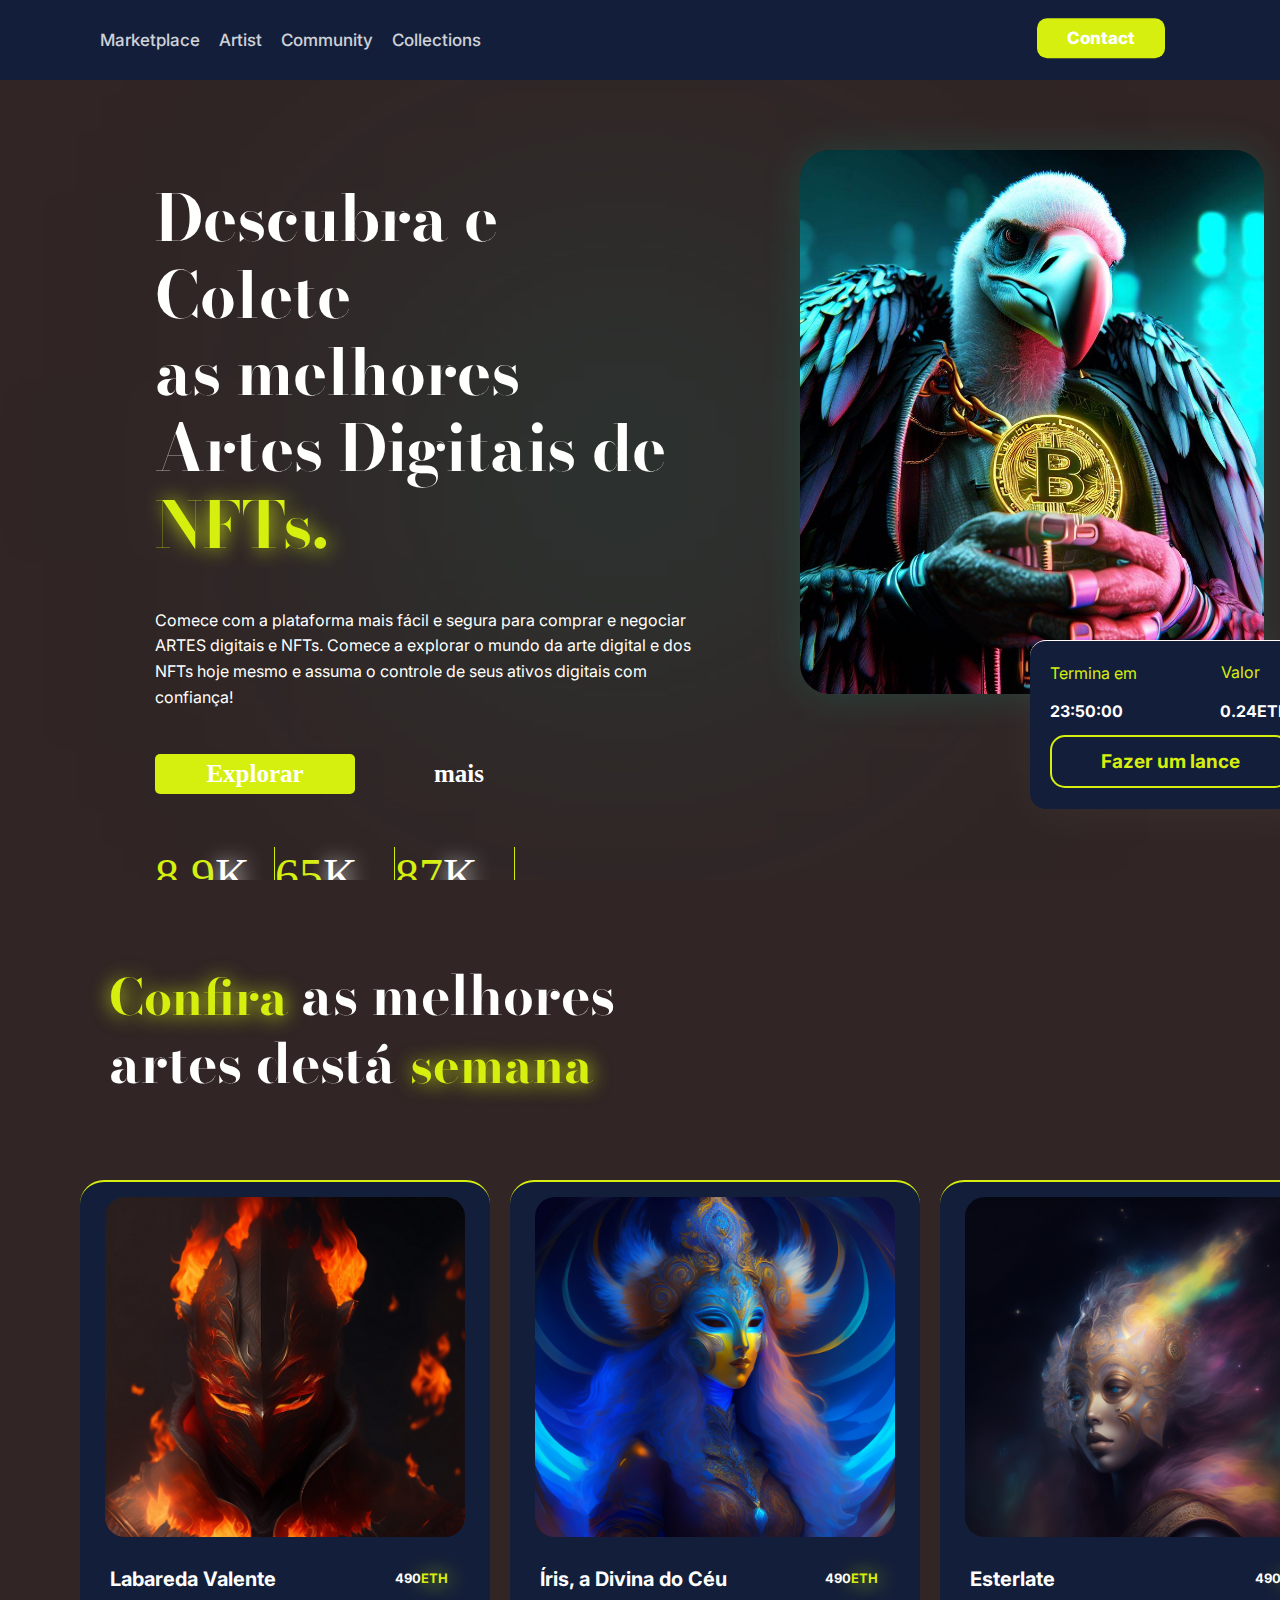
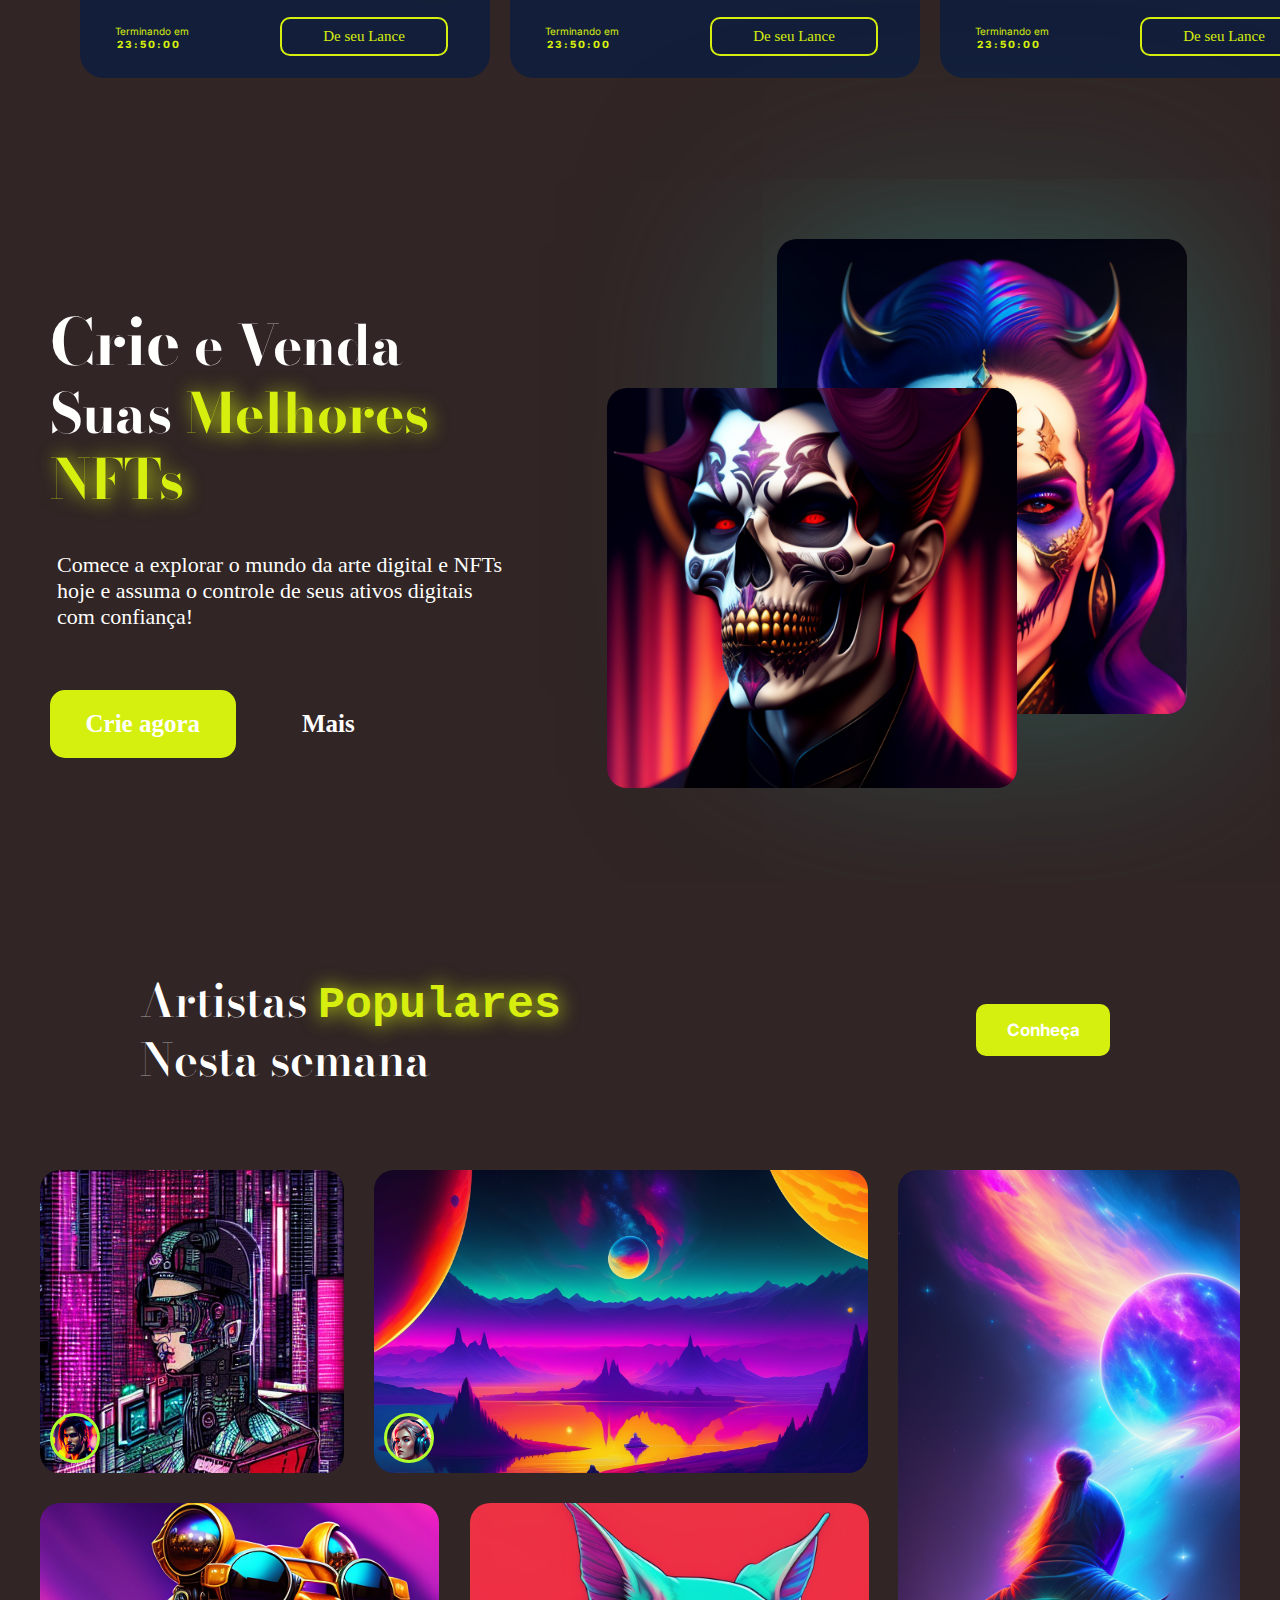
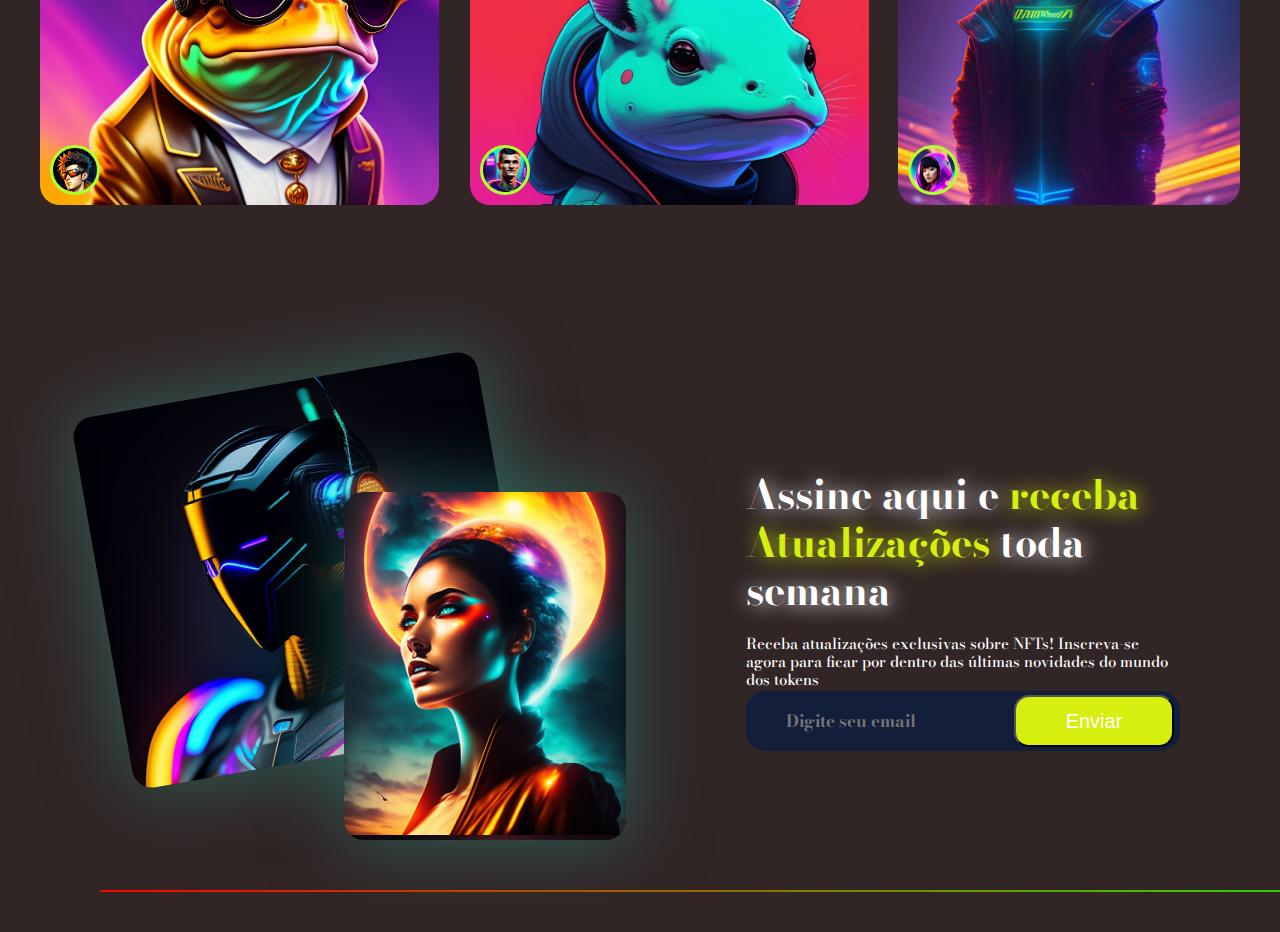
<file: NFT/index.html>
<!DOCTYPE html>
<html lang="pt-br">
<head>
    <link rel="preconnect" href="https://fonts.googleapis.com">
    <link rel="preconnect" href="https://fonts.gstatic.com" crossorigin>
    <link href="https://fonts.googleapis.com/css2?family=Bodoni+Moda&display=swap" rel="stylesheet">
    <link rel="preconnect" href="https://fonts.googleapis.com">
    <link rel="preconnect" href="https://fonts.gstatic.com" crossorigin>
    <link href="https://fonts.googleapis.com/css2?family=Inter&display=swap" rel="stylesheet">
    <meta charset="UTF-8">
    <meta http-equiv="X-UA-Compatible" content="IE=edge">
    <meta name="viewport" content="width=device-width, initial-scale=1.0">
    <title>NFTs</title>
    <link rel="icon" href="image/coin.png">
    <link rel="stylesheet" href="style.css">
</head>
<body>
    <nav class="menu">
        <div class="menu__opcao">
            <ul>
                <li class="menu__text">Marketplace</li>
                <li class="menu__text">Artist</li>
                <li class="menu__text">Community</li>
                <li class="menu__text">Collections</li>
            </ul>
            <div class="menu__text --contact">Contact</div>
        </div>
    </nav>

    <section class="part__one">
        <!-- Adicione o conteúdo necessário aqui -->
        <div class="one__ilumi"></div>
        <div class="one__image"></div>
        <div class="one__bloco">
        <h3 class="H3">Termina em</h3>
        <h5 class="H5 --esquerda">23:50:00</h5>
        <h3 class="--bloco__direito">Valor</h3>
        <h6 class="H5 --direito">0.24ETH</h6>
        <h3 class="lance H6">Fazer um lance</h3>
        </div>
        <div class="one__final"></div>
        
        
            <div>
        <div class="one__Discover">
            <div class="one__text" class="or"><h1 class="H1">Descubra e Colete <br>as melhores Artes Digitais de <span class="H1--yello">NFTs.</span></h1></div>

        <div class="one__dado"><h1 class="one__dado">Comece com a plataforma mais fácil e segura para comprar e negociar ARTES digitais e NFTs. Comece a explorar o mundo da arte digital e dos NFTs hoje mesmo e assuma o controle de seus ativos digitais com confiança!</h1>
        </div>

        <div class="one__bottom">
            Explorar
        </div>
        <div class="one__bottom --black">
            ㅤmaisㅤ
        </div>
        <div class="one__number__container">
            <div class=" one__k">
                <h2 class="H2">8.9<span class="H2--white">K</span></h2>
                <div class="arte">
                    <h2 class="escrita">Obra de arte</h2>
                    </div>
            </div>

            <div class="one__k">
                <h2 class="H2">65<span class="H2--white">K</span></h2>
                <div class="arte">
                    <h2 class="escrita">Artista</h2>
                    </div>
            </div>
                    
            <div class="one__k">
                <h2 class="H2">87<span class="H2--white">K</span></h2>
                <div class="arte">
                    <h2 class="escrita">Coleção</h2>
                    </div>
            </div>
        
        </div>
    </section>

    <section class="part__two">
        <div class="two__continer__text">
            <h3 class="H1 --font__two"> <span class="H1--yello -T">Confira </span> as melhores <br>artes destá <span class="H1--yello -T">semana</span></h3>
        </div>
    
        <div class="two__cont__images">
            <div class="two__backgraund__image">
                <div class="two__images__of__backgraund"></div>
                <div class="container__text__backgraud">
                    <div class="two__bottom__cotainer__backgrand">
                        De seu Lance   
                    </div>
                    <div class="H5 H1--yello two__name__nft">
                        Labareda Valente
                    </div>
                    <div class="H5 two__valor__nft">
                        490<span class="H1--yello">ETH</span>
                    </div>
                    <div class="H3 two__fim__nft">
                        Terminando em
                    </div>
                    <div class="H3 two__relogio__nft">23:50:00</div>
                </div>
                
            </div>
            <div class="two__backgraund__image">
                <div class="two__images__of__backgraund --image__2"></div>
                <div class="container__text__backgraud">
                    <div class="two__bottom__cotainer__backgrand">
                        De seu Lance
                    </div>
                    <div class="H5 H1--yello two__name__nft">
                        Íris, a Divina do Céu
                    </div>
                    <div class="H5 two__valor__nft">
                        490<span class="H1--yello">ETH</span>
                    </div>
                    <div class="H3 two__fim__nft">
                        Terminando em
                    </div>
                    <div class="H3 two__relogio__nft">23:50:00</div>
                </div>
            </div>
            <div class="two__backgraund__image">
                <div class="two__images__of__backgraund --image__3"></div>
                <div class="container__text__backgraud">
                    <div class="two__bottom__cotainer__backgrand">
                        De seu Lance
                    </div>
                    <div class="H5 H1--yello two__name__nft">
                        Esterlate
                    </div>
                    <div class="H5 two__valor__nft">
                        490<span class="H1--yello">ETH</span>
                    </div>
                    <div class="H3 two__fim__nft">
                        Terminando em
                    </div>
                    <div class="H3 two__relogio__nft">23:50:00</div>
                </div>
            </div>
        </div>
    </section>

    <section class="part__three">
        <div class="three__container__text ">
            <div class="text__three">
                <h3 class="H1 --font__two">
                    <span class="H1">Crie</span> e Venda<br> Suas<span class="H1--yello">  Melhores NFTs</span>
                </h3>
                <div class="--mintext">
                    Comece a explorar o mundo da arte digital e NFTs hoje e assuma o controle de seus ativos digitais com confiança!
                </div>
                <div class="three__container__button">
                    <div class="three__button">Crie agora</div>
                    <div class="three__button three__button--transparent">Mais</div>
                </div>
            </div>
        </div>
        <div class="three__container__img">
            <div class="three__img thee__img--sup"></div>
            <div class="three__img "></div>
        </div>
    </section>


    <section class="part__four">
        <div class="four__container__text">
            <div class="four__text__of__container H1">Artistas <samp class="H1--yello">Populares</samp><br>Nesta semana</div>
            <div class="four__botton__text H5"> Conheça</div>
        </div>
        <div class="four__container__grid">
            <div class="four__grid four__grid__item">
                <div class="four__person__grid"></div>
            </div>
            <div class="four__grid four__item--item1 ">
                <div class="four__person__grid four__person--1"></div>
            </div>
            <div class="four__grid four__item--item2">
                <div class="four__person__grid four__person--2"></div>
            </div>
            <div class="four__grid four__item--item3">
                <div class="four__person__grid four__person--3"></div>
            </div>
            <div class="four__grid four__item--item4 ">
                <div class="four__person__grid  four__person--4"></div>
            </div>
        </div>
    </section>

    <section class="part__five">
        <div class="five__container__image">
            <div class="five__image five__image--max"></div>
            <div class="five__image"></div>
        </div>
        <div class="five__container__text">
            <div class="H1 H2--white five__text">Assine aqui e <span class="H1--yello">receba Atualizações</span> toda semana</div>
            <div class="H1 H2--white five__text five__text--min">Receba atualizações exclusivas sobre NFTs! Inscreva-se agora para ficar por dentro das últimas novidades do mundo dos tokens</div>
            <div>
                <input type="email" id="email" placeholder="Digite seu email">
                <button id="enviar">Enviar</button>
            </div>
        </div>
        <div class="five__traço"></div>
    </section>
</body>
</html>
</file>
<file: NFT/style.css>
* {
    margin: 0;
    padding: 0;
    box-sizing: border-box;
}

body {
    overflow-x: hidden;
    height: 100%;
    width: 100%;
    
}
li {
    display: inline;
}

.-T {
    font-size: 50px;
}

.H1{
    font-family: 'Bodoni Moda', serif;
    font-style: normal;
    font-weight: 700;
    font-size: 64px;
    line-height: 120%;
    color: #FFFFFD;
}

.H1--yello {
    color: #D6EF0E;
    text-shadow: 1px 1px 20px #D6EF0E;
}




.menu {
    display: flex;
    flex-direction: row;
    align-items: center;
    position: fixed;
    width: 100%;
    height: 80px;
    background-color: #131E3A;
    left: 0px;
    top: 0px;
    z-index: 2;
    
    
}
.menu__opcao {
    position: relative;
    margin: auto 100px auto 100px;
    display: flex;
    flex-direction: row;
    align-items: center;
    width: 100%;
    height: 26px;
   
    
}
.menu__text {
    justify-content: center;
    font-family: 'Inter', sans-serif;
    font-weight: 500;
    color: white;
    align-items: center;
    font-size: 17px;
    margin-right: 15px;
    opacity: 0.8;
}
.menu__text:hover {
    text-shadow: 1px 3px 5px rgb(255, 255, 255);
    border-bottom: 2px solid yellow;
    box-shadow: 0 1px 4px rgba(255, 255, 0, 0.3);
    opacity: 1;
    cursor: pointer;
}
.--contact {
    font-weight: 800;
    opacity: 1;
    position: absolute;
    transform: translateY(-22%);
    padding: 10px 30px;
    right: 0;
    top: 0;
    margin-left: auto;
    border-radius: 10px;
    background-color: #D6EF0E
}
.--contact:hover {
    box-shadow: 0 0px 30px rgba(246, 246, 4, 0.40);
    cursor: pointer;
}

.part__one {
    display: flex;
    background-color: rgb(49, 37, 37);
    position: absolute;
    top: 80px;
   
    width: 100%;
    height: 800px;
    z-index: -1;
} 
.one__ilumi{
    position: absolute;
    width: 350px;
    height: 300px;
    left: 450px;
    top: 240px;
    border-radius: 30px;
    background: #12847664;
    filter: blur(205px);
    z-index: -1;
}
.one__image{
    position: absolute;
    width: 464px;
    height: 544px;
    left: 800px;
    top: 70px;
    background: url(image/corvo.jpg);
    background-size:cover;
    background-position: center;
    border-radius: 30px;
    box-shadow: 1px 1px 40px rgba(2, 232, 186, 0.144);
}

.one__bloco{
    
    display: flex;
    flex-direction: column;
    align-items: left;
    padding: 20px;
    gap: 14px;
    position: absolute;
    width: 280px;
    height: 169px;
    left: 1030px;
    top: 560px;
    background: #131E3A;
    border-top: 1px solid #ffffff;
    box-shadow: 0px 9px 50px rgba(255, 255, 255, 0.04); 
    border-radius: 16px;
}

.--bloco__direito {
    transform: translateY(-39px) translateX(-30px);
    justify-content: end;
    font-family: 'Inter';
    font-style: normal;
    font-weight: 400;
    font-size: 16px;
    display: flex;
    color: #D6EF0E;
}


.H6{
    display: flex;
    justify-content: center;
    padding: 15px;
    font-family: 'Inter';
    font-weight: 700;
    font-size: 19px;
    line-height: 100%;
    align-items: center;
    color: #D6EF0E;
    border: 2px solid #D6EF0E;
    border-radius: 15px;
}

.one__final{
    width: 55px;
    height: 16px;
}
.--direito {
    transform: translate(170px, -133px);
}

.H3{
    font-family: 'Inter';
    font-style: normal;
    font-weight: 400;
    font-size: 16px;
    line-height: 160%;
    display: flex;
    align-items: center;
    color: #D6EF0E;
    flex: none;
}


.--esquerda {
    transform: translateY(-100px);
}

.lance:hover {
    box-shadow:1px 1px 20px  #D6EF0E;
    cursor: pointer;
}


.H5{
    font-family: 'Inter';
    font-style: normal;
    font-weight:700;
    font-size: 16px;
    line-height: 120%;
    display: flex;
    align-items: left;
    color: #ffffff;
    flex: none;
    order: 1;
    flex-grow: 0;
}

.one__Discover{
    margin: 100px ;
    position:relative;

    width: 544px;
    height: 231px;
}

.or{
    display: flex;
    align-items: center;
    flex: none;
    order: 0;
    align-self: stretch;
    width: 544px;
    height: 231px;
}
.one__dado{
    position:relative;
    width: 544px;
    height: 190px;font-family: 'Inter';
    font-style: normal;
    font-weight: 400;
    font-size: 16px;
    line-height: 160%;
    display: flex;
    align-items: center;
    color: #FFFFFD;
    flex: none;
    order: 1;
    align-self: stretch;
    flex-grow: 0;
}

.one__bottom {
    display: inline-flex;
    justify-content: center;
    align-items: center;
    width: 200px;
    height: 40px;
    font-size: 25px;
    font-weight: 800;
    color: white;
    background-color: #d5ef0e;
    border-radius: 5px;
}

.--black {
    display: inline-flex;
    justify-content: center;
    align-items: flex-start;
    font-size: 25px;
    font-weight: 800;
    background-color: #00000000;
   
}

.one__bottom:hover {
    box-shadow: 0 0px 30px rgba(246, 246, 4, 0.40);
    cursor: pointer;
}

.--black:hover {
    background-color: black;
    box-shadow: 1px 1px 40px black;
   
}

.one__number__container {
    margin-top: 50px;
    display: flex;
    flex-flow: row wrap;
    width: 500px;
    height: 150px;
}

.one__k { 
    width: 120px;
    height: 58px;
    border-right: 1px solid #d5ef0e;
    font-size: 35px;
}

.H2{
  
    font-family: 'Canela';
    font-style: normal;
    font-weight: 500;
    font-size: 48px;
    line-height: 120%;
    color: #d5ef0e;
}

.H2--white{
    color: #ffffff;
    text-shadow: 1px 1px 20px #ffffff;
}

.arte{
    
    justify-content: center;
    align-items: center;
    transform: translateX(1px);
    width: 65;
    height: 26;
    border-right: 1px solid #d5ef0e;
}

.escrita{
    font-family: 'Inter';
    font-style: normal;
    font-weight: 400;
    font-size: 16px;
    line-height: 160%;
    color: #ffffff;
    display: flex;
    align-items: center;
    flex: none;
    order: 0;
    flex-grow: 0;
}

.part__two {
    display: flex;
    flex-direction: column;
    background-color: rgb(49, 37, 37);
    width: 100%;
    height: 862px;   
    margin-top: 880px;
}

.two__continer__text {
    display: flex;
    justify-content: start;
    flex-direction: row;
    align-items: center;
    margin: 92px 109px;
    width: 1200px;
    height: 116px;
    
}

.--font__two {
    font-size: 55px;
}

.two__cont__images {
    margin: 0 80px;
    display: flex;
    width: 1230px;
    height: 498px;
    gap: 20px;
}

.two__backgraund__image {
    display: inline;
    border-radius: 24px;
    background-color: #131E3A;
    border-top: 2px solid #D6EF0E;
    width: 410px;
    height: 498px;
    justify-content: center;

}

.two__images__of__backgraund {
    display: flex;
    margin: 15px auto;
    border-radius: 20px ;
    width: 360px;
    height: 340px;
    background: url(image/fire.png);
    background-size: cover;
    background-repeat: no-repeat;
  
    
}


.--image__2 {
    background: url(image/Luminaris\ is\ a\ radiant\ figure\ with\ a\ resplendent\ m.jpg);
    background-size: cover;
}

.--image__3 {
    background: url(image/urora\ is\ an\ enchanting\ presence\ with\ a\ celestial\ m.jpg);
    background-size:cover;
    background-position-y: center top;
}

.container__text__backgraud{
    position: relative;
    border-radius: 10px;
    width: 360px;
    height: 100px;
    
    display: flex;
    margin: 25px ;
    flex-direction: column;
}

.two__bottom__cotainer__backgrand {
    width: 168px;
    height: 150px;
    border: 2px solid #D6EF0E;
    display: flex;
    border-radius: 10px;
    font-size: 15px;
    color: #D6EF0E;
    justify-content: center;
    margin: 55px 175px;
    padding:  9px;
}

.two__bottom__cotainer__backgrand:hover {
    box-shadow: 0 0px 30px rgba(246, 246, 4, 0.40);
    cursor: pointer;
} 

.two__name__nft {
    width: 200px;
    font-size: 20px;
    transform: translateX(5px) translateY(-170px);
    text-shadow: none;
}

.two__valor__nft{
    width: 52px;
    font-size: 13px;
    margin-left: 290px;
    transform: translateY(-190px);
}


.two__fim__nft{
    width: 80px;
    height: 10px;
    font-size: 10px;
    transform: translateX(10px) translateY(-85px);
}

.two__relogio__nft{
    letter-spacing: 2px;
    font-weight: 800;
    width: 50px;
    font-size: 10px;
    transform: translateX(12px) translateY(-85px);
}

.part__three {
    position: absolute;
    display: flex;
    flex-direction: row;
    background-color: rgb(49, 37, 37);
    width: 100%;
    height: 743px;   
    padding: 82px, 111px, 92px, 111px;
    justify-content: space-between;
}

.three__container__text {
    display: flex;
    margin-left: 50px;
    align-self: center;
    width: 590px;
    height: 500px;
}

.--mintext {
    margin-left: 7px;
    margin-top: 40px;
    font-size: 22px;
}

.text__three{
    margin-top: 40px;
    font-family: 'Canela';
    font-style: normal;
    font-weight: 500;
    font-size: 48px;
    align-self: flex-start;
    color: #FFFFFD;

}

.three__container__img{
    position: relative;
    margin: 92px;
    display: flex;
    justify-self: end;
    width: 740px;
    height: 549px;
    align-self: center;
}

.three__img{
    box-shadow: 1px 1px 200px #2e7a71b1;
    right: 1px;
    position: absolute;
    background: url(image/jokefem.jpg);
    background-size: cover;
    background-repeat: no-repeat;
    height: 475px;
    width: 410px;
    border-radius: 20px;
    z-index: 0;

}

.thee__img--sup {
    left: 1px;
    position: absolute;
    box-shadow: none;
    background: url(image/joker.jpg);
    background-size: cover;
    background-position-y: -110px;
    height: 400px;
    width: 410px;
    z-index: 1;
    align-self: flex-end;
}

.three__container__button {
    display: flex;
    flex-direction: row;
    margin-top: 60px;
    width: 100%;
    height: 100px;
}

.three__button {
    height: 68px;
    display: flex;
    justify-content: center;
    align-items: center;
    font-size: 25px;
    font-weight: 700;
    width: 40%;
    color: white;
    background-color: #d5ef0e;
    border-radius: 15px;
}

.three__button:hover {
    box-shadow:1px 1px 20px #d5ef0e;
}

.three__button--transparent {
    background-color: #d5ef0e00;
   
}

.three__button--transparent:hover {
    text-shadow: 1px 1px 50px white;
    box-shadow: none;
}

.part__four{
    top: 2482px;
    display: flex;
    position: absolute;
    height: 1016px;
    width: 100%;
    background-color: rgb(49, 37, 37);
    flex-direction: column;
}

.four__container__text {
    justify-content: space-between;
    display: flex;
    margin-top: 92px;
    align-self: center;
    height: 116px;
    width: 1000px;
}

.four__text__of__container {
    font-size: 45px;
    font-weight: 600;
    color: white;
}

.four__botton__text {
    font-size: 17px;
    margin: 30px;
    display: flex;
    align-items: center;
    justify-content: center;
    height: 52px;
    width: 134px;
    background-color: #d5ef0e;
    border-radius: 10px;
}

.four__botton__text:hover {
    box-shadow:1px 1px 20px #d5ef0e;
}

.four__container__grid {
    gap: 30px;
    margin-top: 80px;
    align-self: center;
    width: 1200px;
    height: 635px;
    display: grid;
    grid-template-areas: 
    'item item1 item2'
    'item3 item4 item2';
}

.four__grid{
    display: flex;
    border-radius: 20px;
}

.four__grid__item {
  
    width: 80%;
    grid-area: item;
    background: url(image/futurist.jpg);
    background-size: cover;
}

.four__item--item1 {
    margin-right: 10%;
    justify-self: center;
    grid-area: item1;
    width: 130%;
    background: url(image/cosmos.jpg);
    background-size: cover;
}

.four__item--item2 {
    justify-self: end;
    width: 90%;
    grid-area: item2;
    background: url(image/galaxy.jpg);
    background-size: cover;
}

.four__item--item3 {
    width: 105%;
    grid-area: item3;
    background: url(image/sapo.png);
    background-size: cover;
    background-position: center -80px;
}

.four__item--item4 {
    transform: translateX(20px);
    width: 105%;
    grid-area: item4;
    background: url(image/axalot.jpg);
    background-size: cover;
    background-position: center -30px;
}

.four__person__grid {
    border: 3px solid greenyellow;
    margin: auto auto 10px 10px;
    align-self: flex-end;
    height: 50px;
    width: 50px;
    border-radius: 100%;
    background: url(image/menmin.png);
    background-size: cover;
}

.four__person--1{
    background: url(image/minwoman.png);
}

.four__person--2{
    background: url(image/minjacket.png);
    background-position: center center;
}

.four__person--3{
    background: url(image/minhoodie.png);
}

.four__person--4{
    background: url(image/minbuterin.png);
    background-position: center center;
}

.part__five {
    padding: 92px 100px;
    position: absolute;
    display: flex;
    top: 3490px;
    height: 642px;
    width: 100%;
    background-color: rgb(49, 37, 37);
    gap: 120px;
}

.five__container__image {
    position: relative;
    align-self: center;
    width: 630px;
    height: 458px;
}

.five__image {
    position: absolute;
    bottom: 0;
    right: 0;
    border-radius: 20px;
    background: url(image/minfuture.png);
    background-size: cover;
    background-position: center -80px;
    height:348PX;
    width: 282px;
    box-shadow: 1px 1px 80px #2e7a71b1;
}

.five__image--max {
    transform: rotate(-10deg);
    width: 410px;
    height: 376px;
    top: 0;
    left: 0;
    background: url(image/maxstreamer.png);
}

.five__container__text {
    position: relative;
    justify-self: end;
    align-self: center;
    height: 280px;
    width: 520px;
}

.five__text {
    font-size: 40px;
}

.five__text--min {
    margin-top: 20px;
    font-weight: 500;
    text-shadow: none;
    font-size: 15px;
}

#email {
    border: none;
    position: absolute;
    bottom: 0;
    align-items: center;
    border-radius: 20px;
    height: 60px;
    width: 100%;
    background-color: #131E3A;
    justify-self: end;
    font-family: 'Bodoni Moda', serif;
    font-weight: 700;
    font-size: 17px;
    text-indent: 40px;  
    color: #FFFFFD;
}

#email::placeholder {
    font-family: 'Bodoni Moda', serif;
    font-weight: 700;
    font-size: 17px;
    text-indent: 40px;   
}

#email:focus {
    box-shadow:1px 1px 20px #104ce2;
}

#enviar {
    right: 6px;
    bottom: 4px;
    color: white;
    font-size: 20px;
    font-weight: 500;
    height: 52px;
    width: 160px;
    border-radius: 15px;
    background-color: #D6EF0E;
    position: absolute;
}

#enviar:active {
    box-shadow:1px 1px 20px #d5ef0e;
} 

.five__traço {
    position: absolute;
    left: 100px;
    bottom: 40px;
    width: 1200px;
    height: 2px;
    background: linear-gradient(90deg, #FF0000, #00FF00, #0000FF, #FFFF00, #FF00FF, #00FFFF);
    background-size: 600% 100%;
    animation: fim 5s linear infinite;
}
</file>
